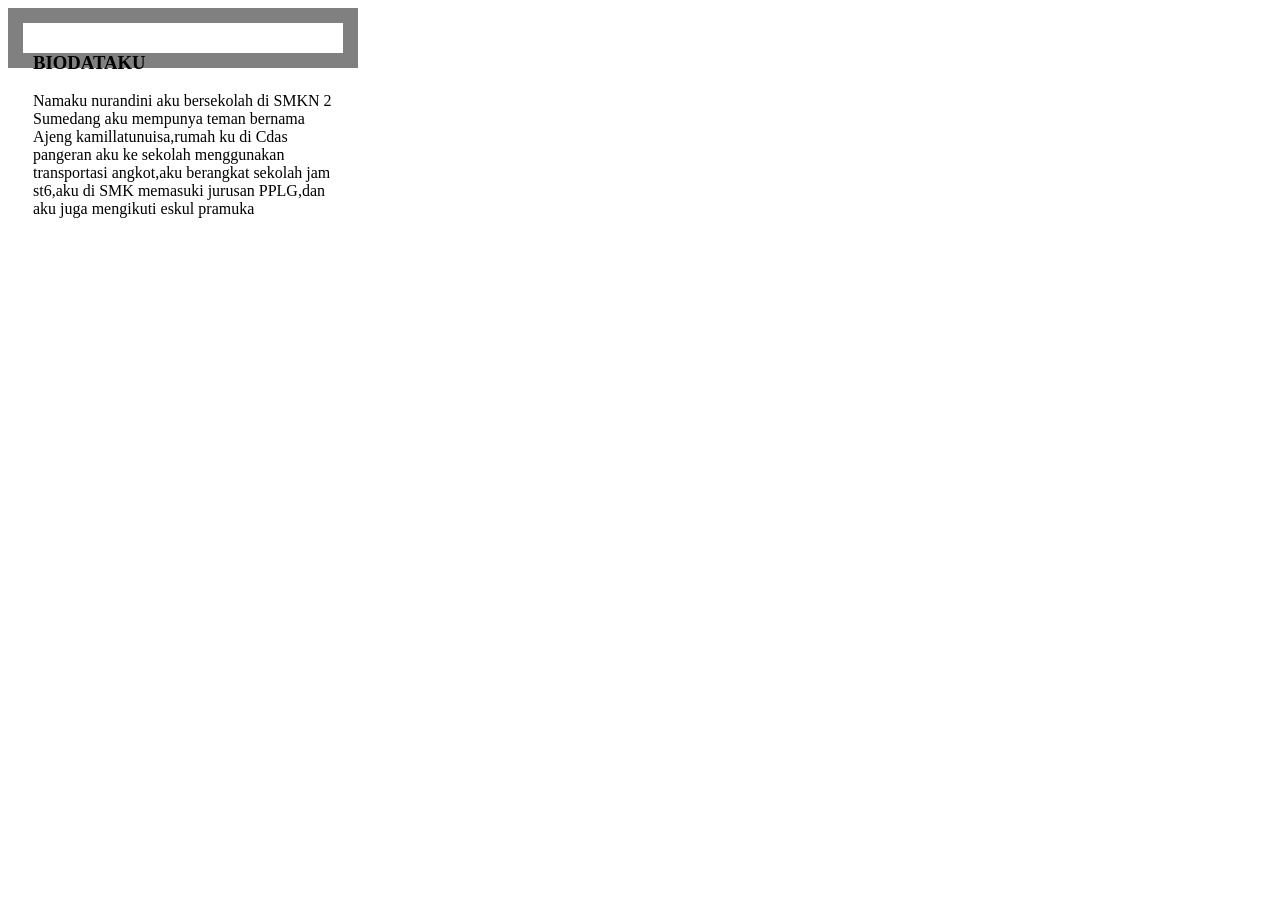
<file: CSS/index.html>
<!DOCTYPE html>
<html lang="en">
<head>
    <meta charset="UTF-8">
    <meta name="viewport" content="width=, initial-scale=1.0">
    <title>Biodata</title>
    <link rel="stylesheet" href="style.css">
</head>
<body>
    <div class="Box-Biodata">
        <h3>BIODATAKU</h3>
        <p>Namaku nurandini aku bersekolah di SMKN 2 Sumedang aku mempunya teman bernama Ajeng kamillatunuisa,rumah ku di Cdas pangeran aku ke sekolah menggunakan transportasi angkot,aku berangkat sekolah jam st6,aku di SMK memasuki jurusan PPLG,dan aku juga mengikuti eskul pramuka</p> 

    </div>
</body>
</html>
</file>
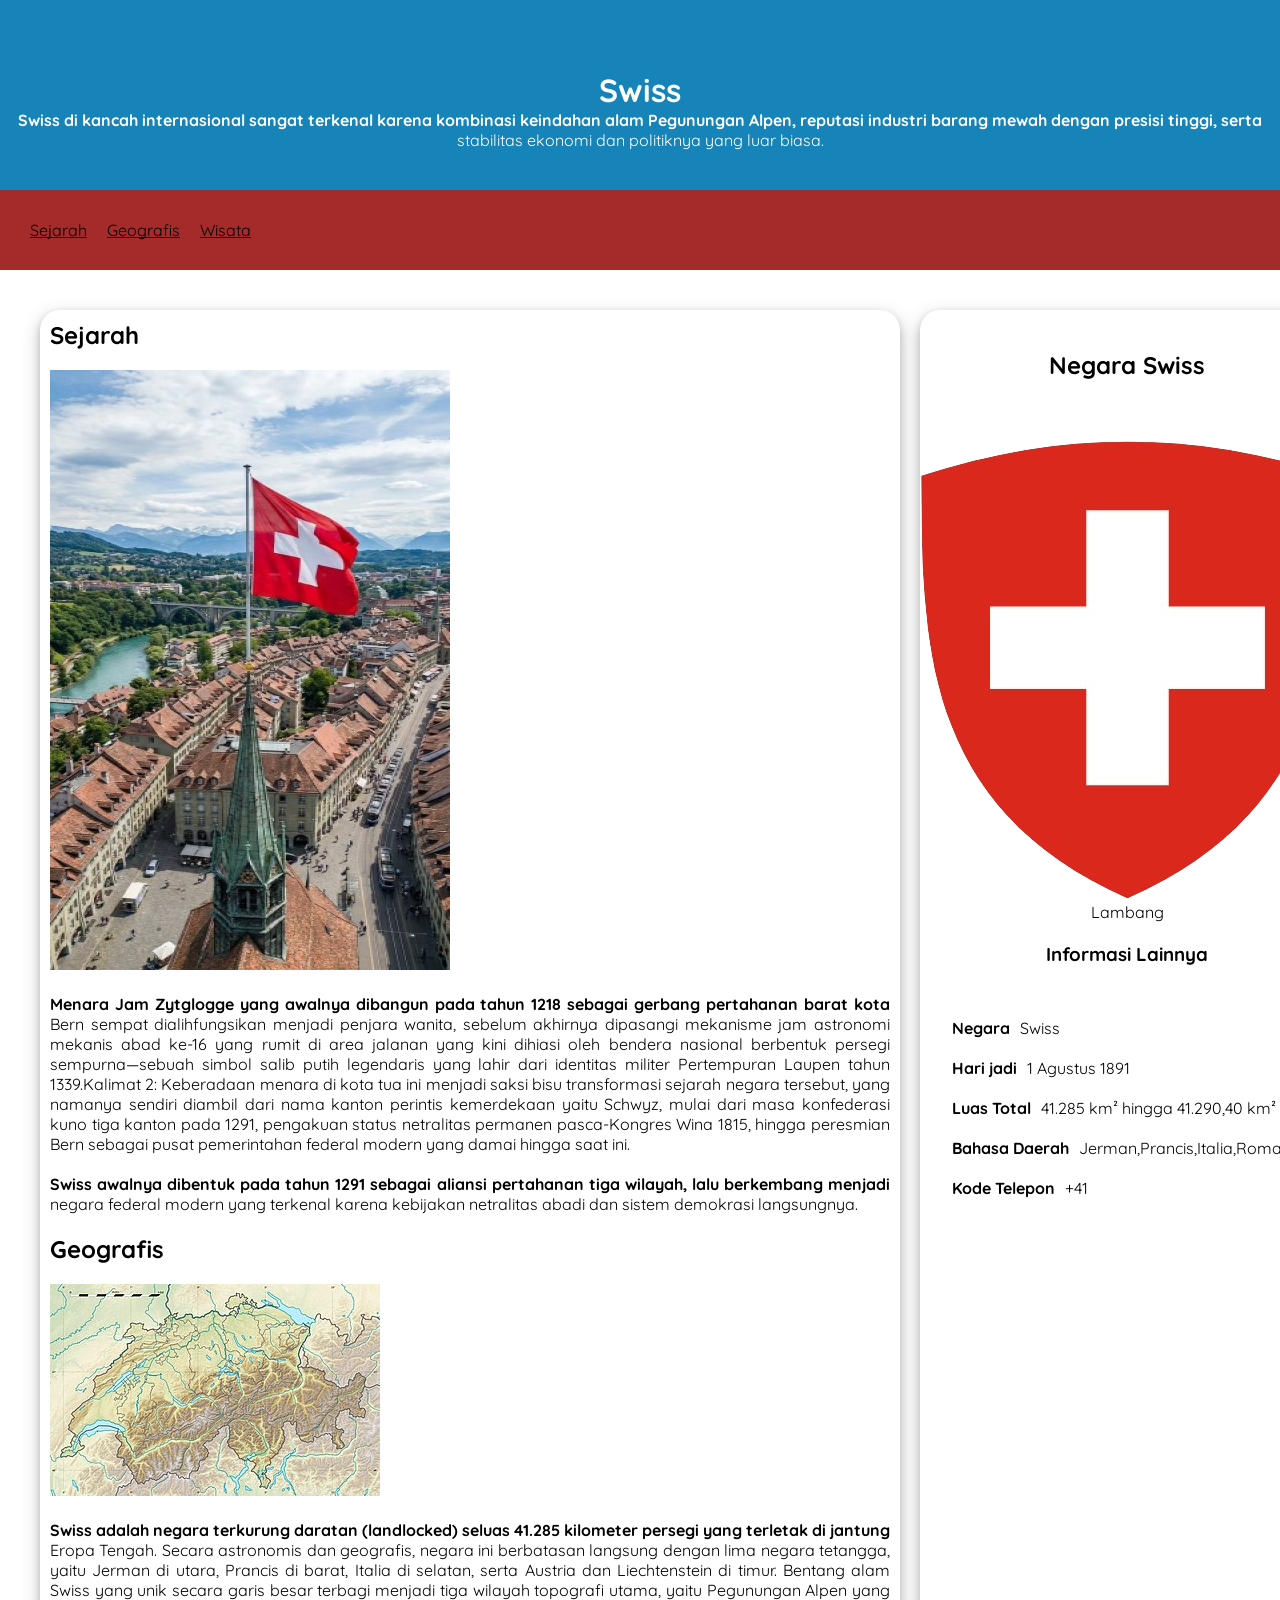
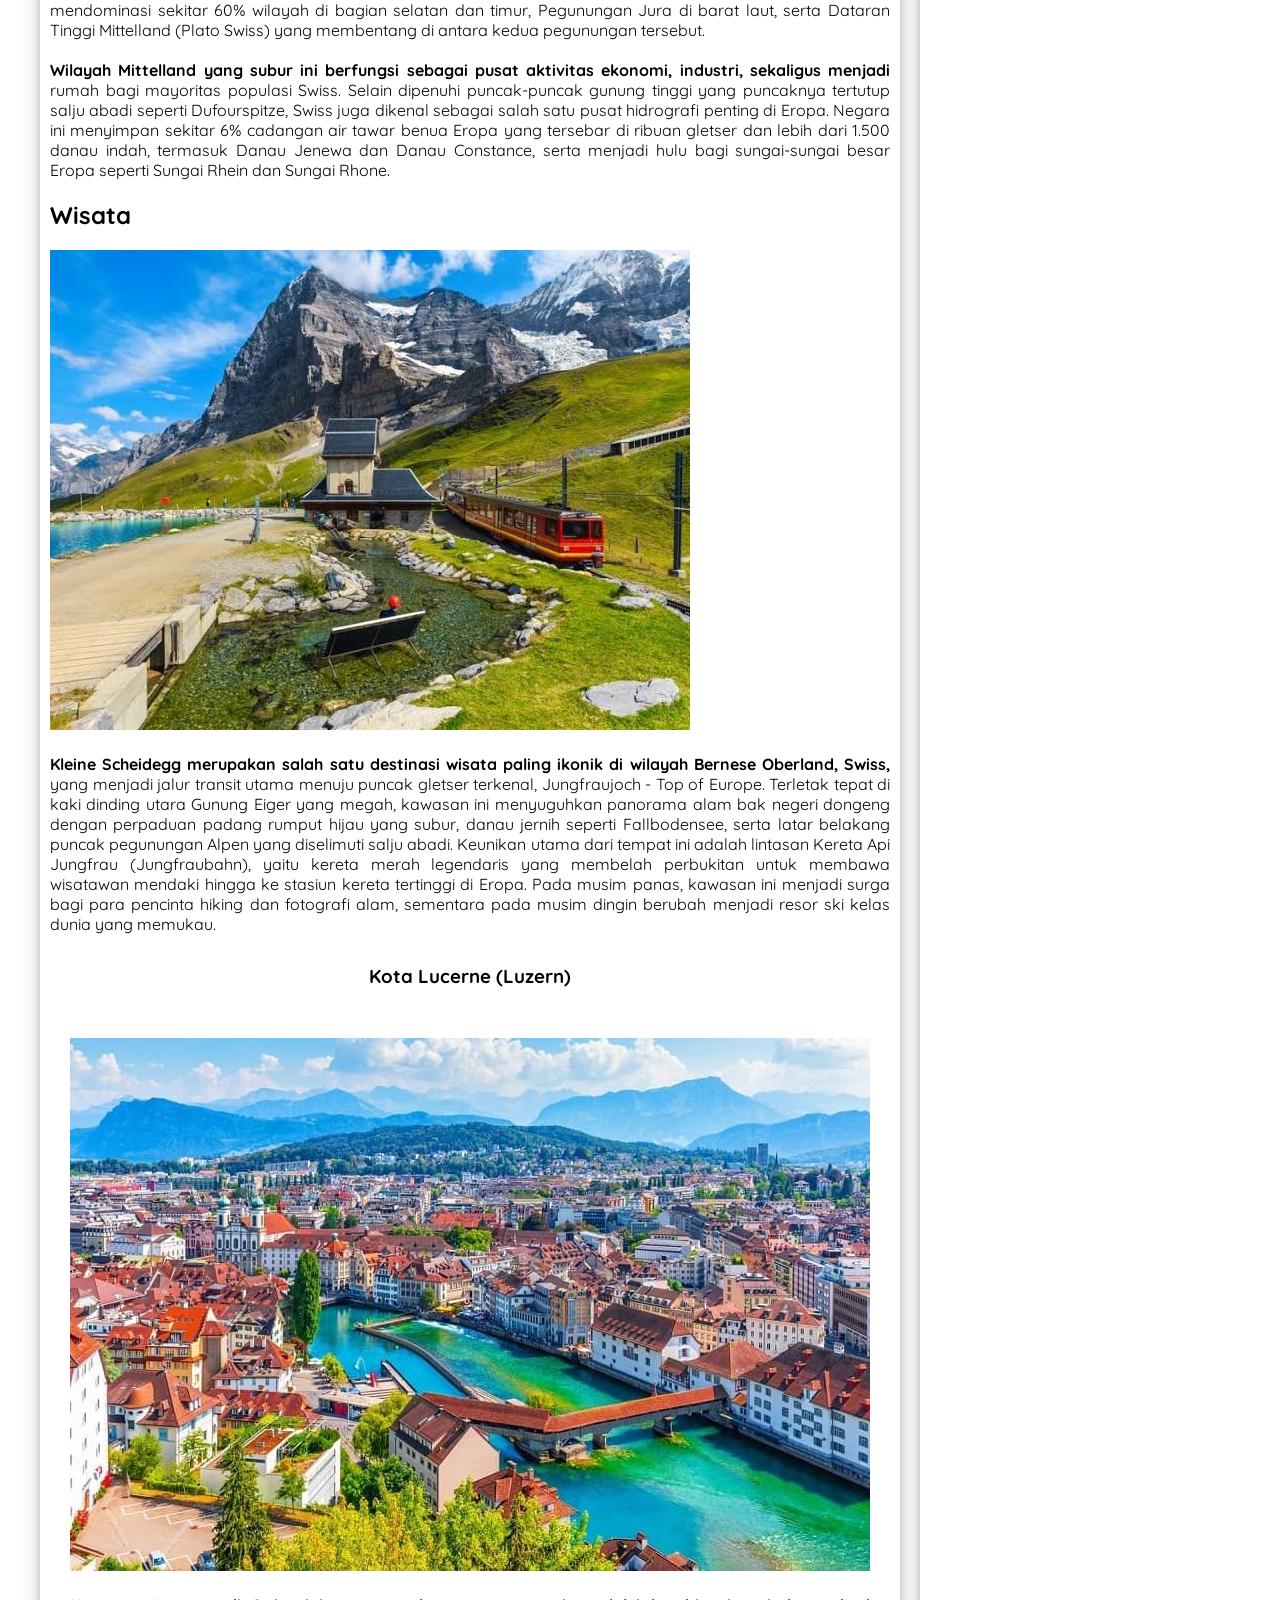
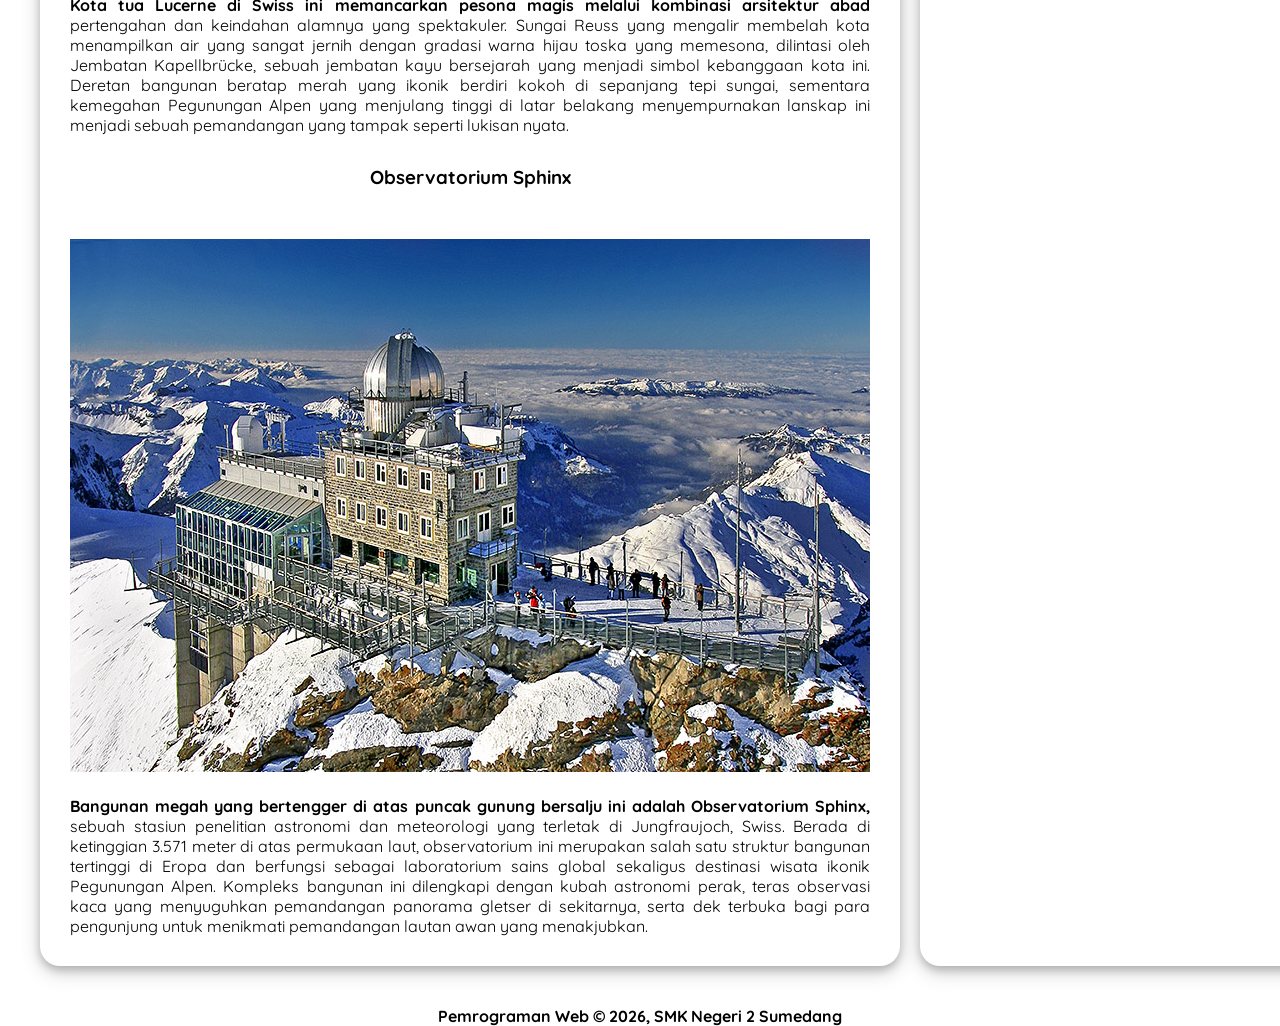
<file: projeknegaraswiss.html>
<!DOCTYPE html>
<html lang="id">
<head>
    <meta charset="UTF-8">
    <meta name="viewport" content="width=device-width, initial-scale=1.0">
    <title>Swiss</title>
    <link rel="stylesheet" href="style.css">
    <link rel="preconnect" href="https://fonts.googleapis.com">
<link rel="preconnect" href="https://fonts.gstatic.com" crossorigin>
<link href="https://fonts.googleapis.com/css2?family=Quicksand:wght@300..700&display=swap" rel="stylesheet">

</head>

<body>
    <header>
        <h1>Swiss</h1>
        <p>
            Swiss di kancah internasional sangat terkenal karena kombinasi keindahan alam Pegunungan Alpen, reputasi industri barang mewah dengan presisi tinggi, serta stabilitas ekonomi dan politiknya yang luar biasa.
        </p>

        <nav>
            <ul>
                <li>
                    <a href="#sejarah">Sejarah</a>
                </li>
                <li>
                    <a href="#geografis">Geografis</a>
                </li>
                <li>
                    <a href="#wisata">Wisata</a>
                </li>
            </ul>
        </nav>
 </header>

 <main>
    <!-- Konten artikel -->
     <div id="content">
        <article id="sejarah">
            <h2>Sejarah</h2>
            <img src="assets/image/benderadone.jpg" alt="sejarah" />
            <p>
                Menara Jam Zytglogge yang awalnya dibangun pada tahun 1218
                sebagai gerbang pertahanan barat kota Bern sempat dialihfungsikan
                menjadi penjara wanita, sebelum akhirnya dipasangi mekanisme jam
                astronomi mekanis abad ke-16 yang rumit di area jalanan yang kini
                dihiasi oleh bendera nasional berbentuk persegi sempurna—sebuah
                simbol salib putih legendaris yang lahir dari identitas militer
                Pertempuran Laupen tahun 1339.Kalimat 2: Keberadaan menara di
                kota tua ini menjadi saksi bisu transformasi sejarah negara
                tersebut, yang namanya sendiri diambil dari nama kanton perintis
                kemerdekaan yaitu Schwyz, mulai dari masa konfederasi kuno tiga
                kanton pada 1291, pengakuan status netralitas permanen pasca-Kongres
                Wina 1815, hingga peresmian Bern sebagai pusat pemerintahan federal
                modern yang damai hingga saat ini.
            </p>

            <p>
                Swiss awalnya dibentuk pada tahun 1291 sebagai aliansi pertahanan tiga wilayah, lalu berkembang menjadi negara federal modern yang terkenal karena kebijakan netralitas abadi dan sistem demokrasi langsungnya.
            </p>
        </article>

        <article id="geografis">
            <h2>Geografis</h2>
            <img src="assets/image/Geografis.jpg" alt="">
            <p>
                Swiss adalah negara terkurung daratan (landlocked) seluas 41.285 kilometer persegi 
                yang terletak di jantung Eropa Tengah. Secara astronomis dan geografis, negara ini berbatasan
                langsung dengan lima negara tetangga, yaitu Jerman di utara, Prancis di barat, Italia di
                selatan, serta Austria dan Liechtenstein di timur. Bentang alam Swiss yang unik secara 
                garis besar terbagi menjadi tiga wilayah topografi utama, yaitu Pegunungan Alpen yang 
                mendominasi sekitar 60% wilayah di bagian selatan dan timur, Pegunungan Jura di barat 
                laut, serta Dataran Tinggi Mittelland (Plato Swiss) yang membentang di antara kedua pegunungan tersebut.
            </p>

            <p>
                Wilayah Mittelland yang subur ini berfungsi sebagai pusat aktivitas ekonomi, industri, sekaligus 
                menjadi rumah bagi mayoritas populasi Swiss. Selain dipenuhi puncak-puncak gunung tinggi yang puncaknya 
                tertutup salju abadi seperti Dufourspitze, Swiss juga dikenal sebagai salah satu pusat hidrografi
                penting di Eropa. Negara ini menyimpan sekitar 6% cadangan air tawar benua Eropa yang tersebar di
                ribuan gletser dan lebih dari 1.500 danau indah, termasuk Danau Jenewa dan Danau Constance, serta
                menjadi hulu bagi sungai-sungai besar Eropa seperti Sungai Rhein dan Sungai Rhone.
            </p>
        </article>

        <article>
            <h2>Wisata</h2>
            <img src="assets/image/wisata.jpg" alt="">
            <p>
                Kleine Scheidegg merupakan salah satu destinasi wisata paling ikonik di wilayah Bernese Oberland, 
                Swiss, yang menjadi jalur transit utama menuju puncak gletser terkenal, Jungfraujoch - Top of Europe. 
                Terletak tepat di kaki dinding utara Gunung Eiger yang megah, kawasan ini menyuguhkan panorama alam
                bak negeri dongeng dengan perpaduan padang rumput hijau yang subur, danau jernih seperti Fallbodensee,
                serta latar belakang puncak pegunungan Alpen yang diselimuti salju abadi. Keunikan utama dari tempat
                ini adalah lintasan Kereta Api Jungfrau (Jungfraubahn), yaitu kereta merah legendaris yang membelah
                perbukitan untuk membawa wisatawan mendaki hingga ke stasiun kereta tertinggi di Eropa. Pada musim panas,
                kawasan ini menjadi surga bagi para pencinta hiking dan fotografi alam, sementara pada musim dingin
                berubah menjadi resor ski kelas dunia yang memukau.
            </p>


        <section>
            <h3>Kota Lucerne (Luzern)</h3>
            <img src="assets/image/kotaterindah.jpg" alt="">
            <p>
                Kota tua Lucerne di Swiss ini memancarkan pesona magis melalui kombinasi arsitektur abad
                pertengahan dan keindahan alamnya yang spektakuler. Sungai Reuss yang mengalir membelah
                kota menampilkan air yang sangat jernih dengan gradasi warna hijau toska yang memesona, 
                dilintasi oleh Jembatan Kapellbrücke, sebuah jembatan kayu bersejarah yang menjadi simbol 
                kebanggaan kota ini. Deretan bangunan beratap merah yang ikonik berdiri kokoh di sepanjang
                tepi sungai, sementara kemegahan Pegunungan Alpen yang menjulang tinggi di latar belakang
                menyempurnakan lanskap ini menjadi sebuah pemandangan yang tampak seperti lukisan nyata.
            </p>
        </section>

        <section>
            <h3>Observatorium Sphinx</h3>
            <img src="assets/image/Sphinx_Observatorium.jpg" alt="">
            <p>
                Bangunan megah yang bertengger di atas puncak gunung bersalju ini adalah Observatorium Sphinx,
                sebuah stasiun penelitian astronomi dan meteorologi yang terletak di Jungfraujoch, Swiss.
                Berada di ketinggian 3.571 meter di atas permukaan laut, observatorium ini merupakan salah
                satu struktur bangunan tertinggi di Eropa dan berfungsi sebagai laboratorium sains global
                sekaligus destinasi wisata ikonik Pegunungan Alpen. Kompleks bangunan ini dilengkapi dengan 
                kubah astronomi perak, teras observasi kaca yang menyuguhkan pemandangan panorama gletser di 
                sekitarnya, serta dek terbuka bagi para pengunjung untuk menikmati pemandangan lautan awan yang menakjubkan.
            </p>
        </section>
       </article>
     </div>

     <!-- Konten samping -->
      <aside>
        <article>
            <header>
                <h2>Negara Swiss</h2>
                <p>Swiss kota yang indah</p>
                <figure>
                    <img src="assets/image/lambang swiss.png" />
                    <figcaption>Lambang</figcaption>
                </figure>
            </header>

      <section>
        <h3>Informasi Lainnya</h3>

        <table>
            <tr>
                <th>Negara</th>
                <td>Swiss</td>
            </tr>
            <tr>
                <th>Hari jadi</th>
                <td>1 Agustus 1891</td>
            </tr>
            <tr>
                <th>Luas Total</th>
                <td>41.285 km² hingga 41.290,40 km² </td>
            </tr>
            <tr>
                <th>Bahasa Daerah</th>
                <td>Jerman,Prancis,Italia,Romash</td>
            </tr>
            <tr>
                <th>Kode Telepon</th>
                <td>+41</td>
            </tr>
        </table>
      </section>
      </article>
      </aside>
</main>

<footer>
    <p>Pemrograman Web &#169; 2026, SMK Negeri 2 Sumedang</p>
</footer>
    
</body>
</html>
</file>
<file: CSS/style.css>
div {
  width: 300px;
  height: 10px;
  padding: 10px;
  border: 15px solid gray;
  margin: 20;
  content: 15;
}
</file>
<file: style.css>
*{
    margin: 0;
    padding: 0;
}

body{
    font-family: 'Quicksand', sans-serif;
}

nav a{
    text-decoration-skip-ink: none;
}

a:hover{
    color:cornflowerblue; 
    font-weight: bold;
}

a:hover::after {
  content: " 🔗";
}  

p::first-line {
    font-weight: bold;
}

main {
    display: flex;
    margin: 40px;
    gap: 20px;

}

#content{
    /* flex 3 artinya pembagian luasnya 75% */
    flex: 3;
    border-radius: 20px;
    box-shadow: 0 4px 8px 0 rgba(0, 0, 0, 0.2), 0 6px 20px 0 rgba(0, 0, 0, 0.19);
}

aside {
    flex: 1;
    border-radius: 20px;
    box-shadow: 0 4px 8px 0 rgba(0, 0, 0, 0.2), 0 6px 20px 0 rgba(0, 0, 0, 0.19);
}

body > header{
    background-color: rgb(22, 132, 184);
    color: white;
    padding-top: 30px;
}

header h1 {
    text-align: center;
    color: white;
     padding-top: 40px;  
}

header p {
    text-align: center;
    color: white;
    padding-bottom: 40px;
}

nav  {
    background-color: brown;
    padding: 20px;
}

nav li, a { 
    color: black;
}

nav ul {
    display: flex;
    list-style: none;
    gap: 20px;
    padding: 10px;
}

section h3 {
    text-align: center;
    color: black;
    padding-bottom: 40px;
}

table tr {
    display: flex;
    gap: 10px;
    padding: 10px;
}

header h2 {
    text-align: center;
    color: black;
    padding-top: 40px;
}

figcaption {
    text-align: center;
}

figure {
    text-align: center;
}

footer {
    text-align: center;
}
 section {
    margin: 20px;
 }

 div h2{
    padding: 10px;
 }

 div p{
    text-align: justify;
    padding: 10px;
 }

 div img {
    padding: 10px;
 }
</file>
